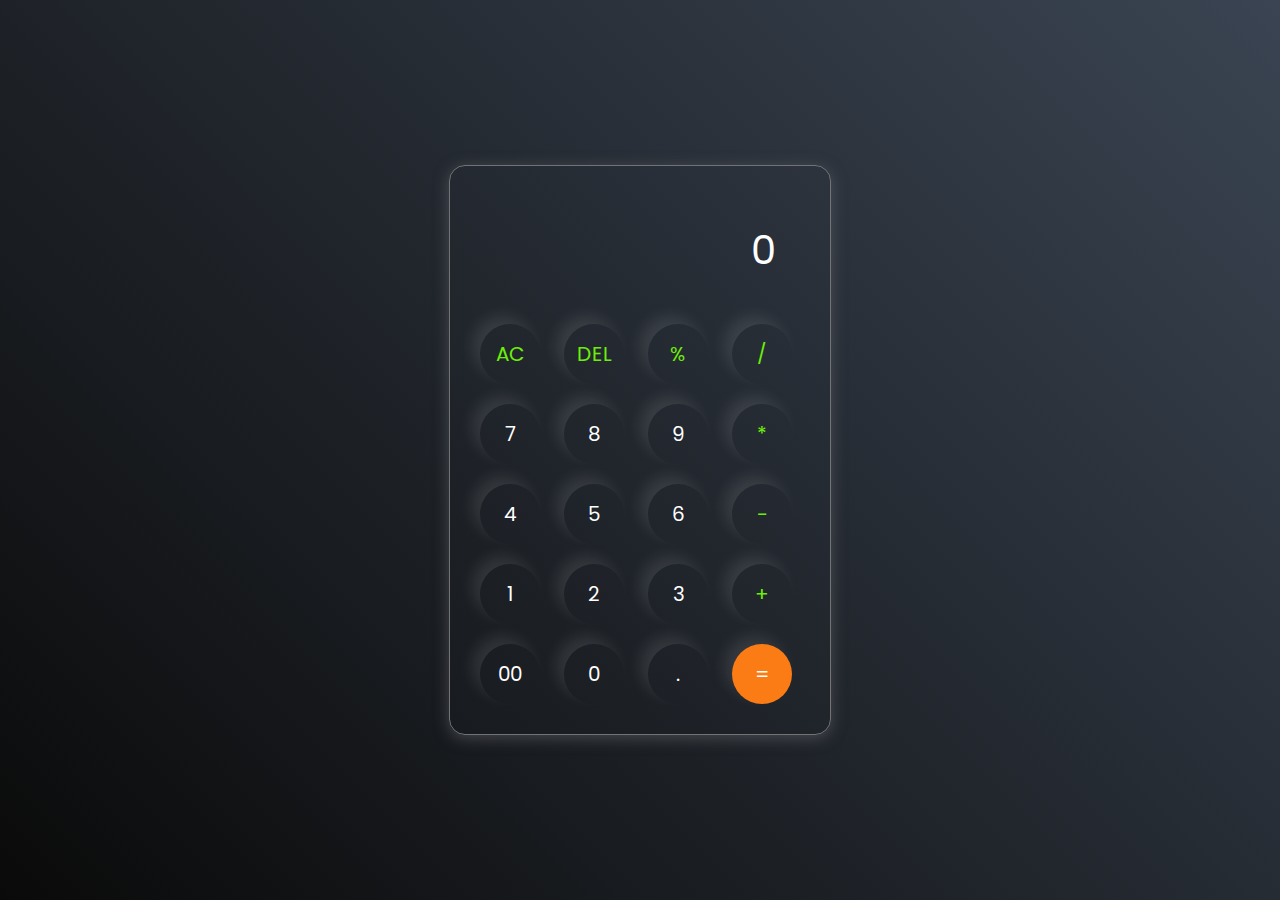
<file: lecture40/index.html>
<!DOCTYPE html>
<html lang="en">
<head>
    <meta charset="UTF-8">
    <meta name="viewport" content="width=device-width, initial-scale=1.0">
    <link rel="stylesheet" href="style.css">
    <title>Calculator</title>
</head>
<body>
    <div class="Calculator">
        <input type="text" placeholder="0" id="inputBox">
       <div> 
        <button class="operator">AC</button>
        <button class="operator">DEL</button>
        <button class="operator">%</button>
        <button class="operator">/</button>
    </div>
    <div> 
        <button>7</button>
        <button>8</button>
        <button>9</button>
        <button class="operator">*</button>
    </div>
    <div> 
        <button>4</button>
        <button>5</button>
        <button>6</button>
        <button class="operator">-</button>
    </div>
    <div> 
        <button>1</button>
        <button>2</button>
        <button>3</button>
        <button class="operator">+</button>
    </div>
    <div> 
        <button>00</button>
        <button>0</button>
        <button>.</button>
        <button class="equalbtn">=</button>
    </div>
    </div>
    <script src="index.js"></script>
</body>
</html>
</file>
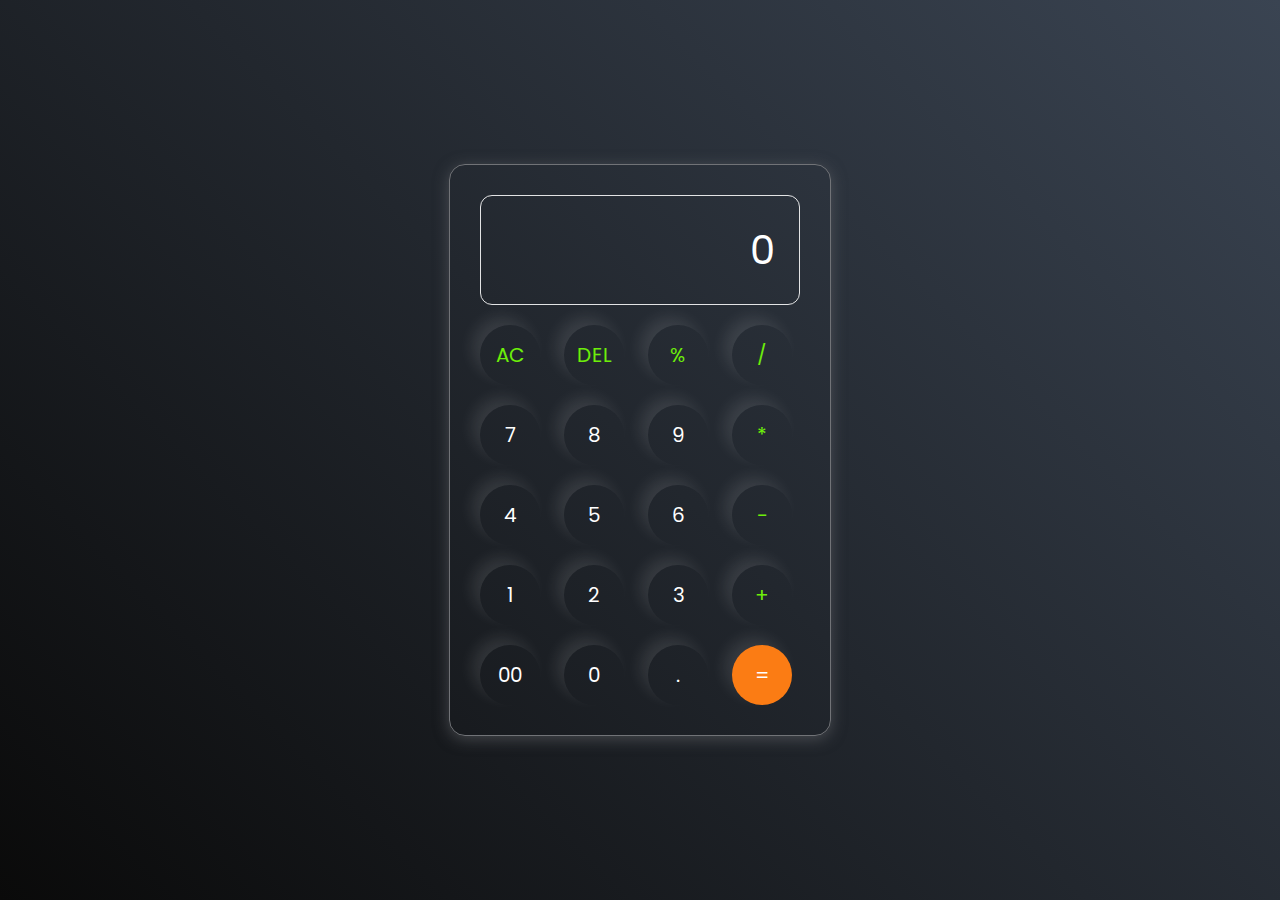
<file: project 1/index.html>
<!DOCTYPE html>
<html lang="en">
<head>
    <meta charset="UTF-8">
    <meta name="viewport" content="width=device-width, initial-scale=1.0">
    <link rel="stylesheet" href="style.css">
    <title>Calculator</title>
</head>
<body>
    <div class="Calculator">
        <input type="text" placeholder="0" id="inputBox"> <div> 
        <button class="operator">AC</button>
        <button class="operator">DEL</button>
        <button class="operator">%</button>
        <button class="operator">/</button>
        
    </div>
    <div> 
        <button>7</button>
        <button>8</button>
        <button>9</button>
        <button class="operator">*</button>
    </div>
    <div> 
        <button>4</button>
        <button>5</button>
        <button>6</button>
        <button class="operator">-</button>
    </div>
    <div> 
        <button>1</button>
        <button>2</button>
        <button>3</button>
        <button class="operator">+</button>
    </div>
    <div> 
        <button>00</button>
        <button>0</button>
        <button>.</button>
        <button class="equalbtn">=</button>
    </div>
    </div>
    <script src="index.js"></script>
</body>
</html>
</file>
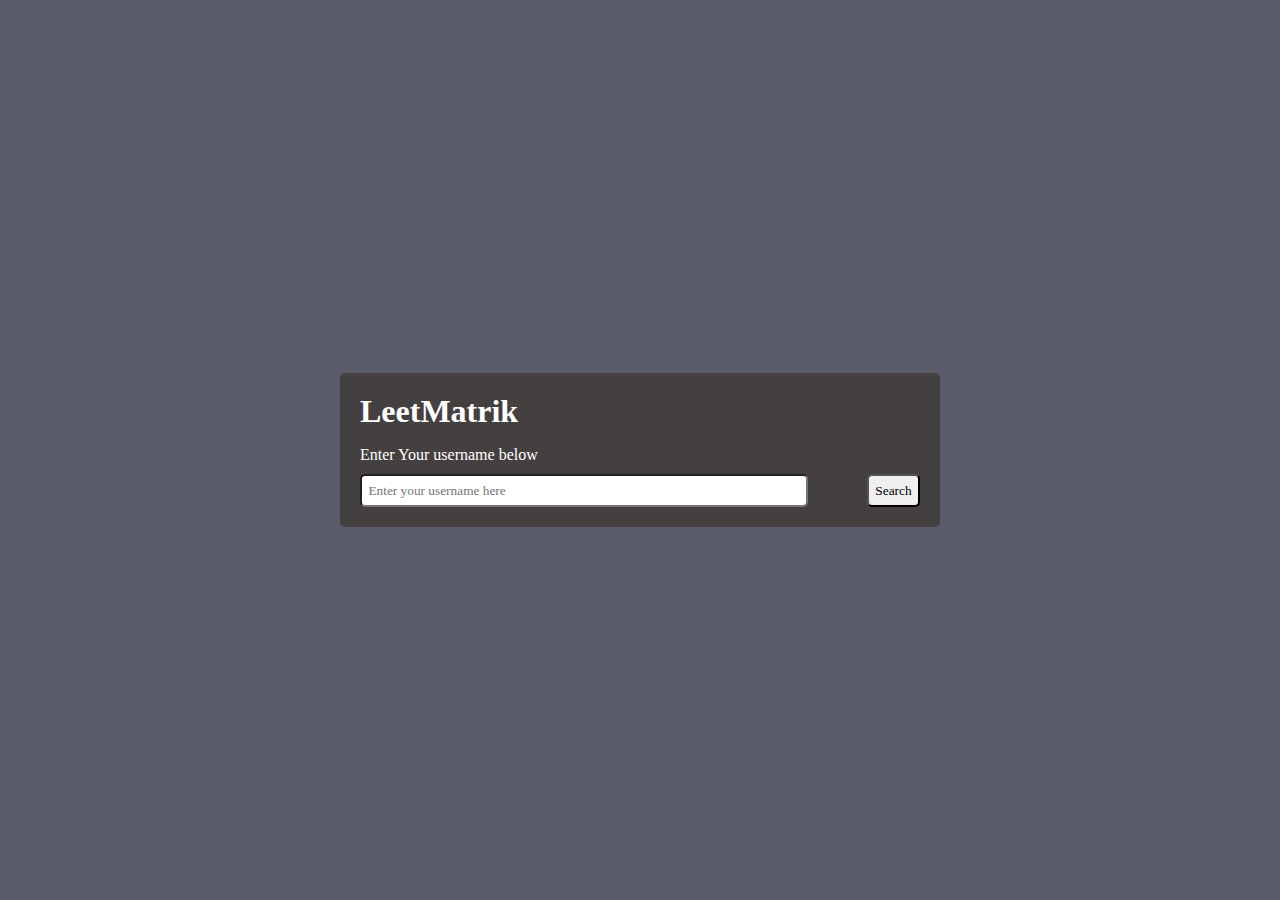
<file: project 5/index.html>
<!DOCTYPE html>
<html lang="en">
<head>
    <meta charset="UTF-8">
    <meta name="viewport" content="width=device-width, initial-scale=1.0">
    <title>LeetMatrik</title>
    <link rel="stylesheet" href="index.css">
</head>
<body>
    <div class="container">
        <h1>LeetMatrik</h1>

        <div class="user-container">
            <p>Enter Your username below</p>
            <div class="user-input-container">
                <input type="text" placeholder="Enter your username here" id="user-input">
                <button id="search-btn">Search</button>
            </div>
        </div>

        <div class="stats-container hidden">
            <div class="progress">
                <div class="progress-item">
                    <div class="easy-progress circle">
                        <span id="easy-label"></span>
                        <p>Easy</p>
                    </div>
                </div>

                <div class="progress-item">
                    <div class="medium-progress circle">
                        <span id="medium-label"></span>
                        <p>Medium</p>
                    </div>
                </div>

                <div class="progress-item">
                    <div class="hard-progress circle">
                        <span id="hard-label"></span>
                        <p>Hard</p>
                    </div>
                </div>
            </div>

            <div class="stats-cards">
                
            </div>
        </div>
    </div>
    <script src="index.js"></script>
</body>
</html>
</file>
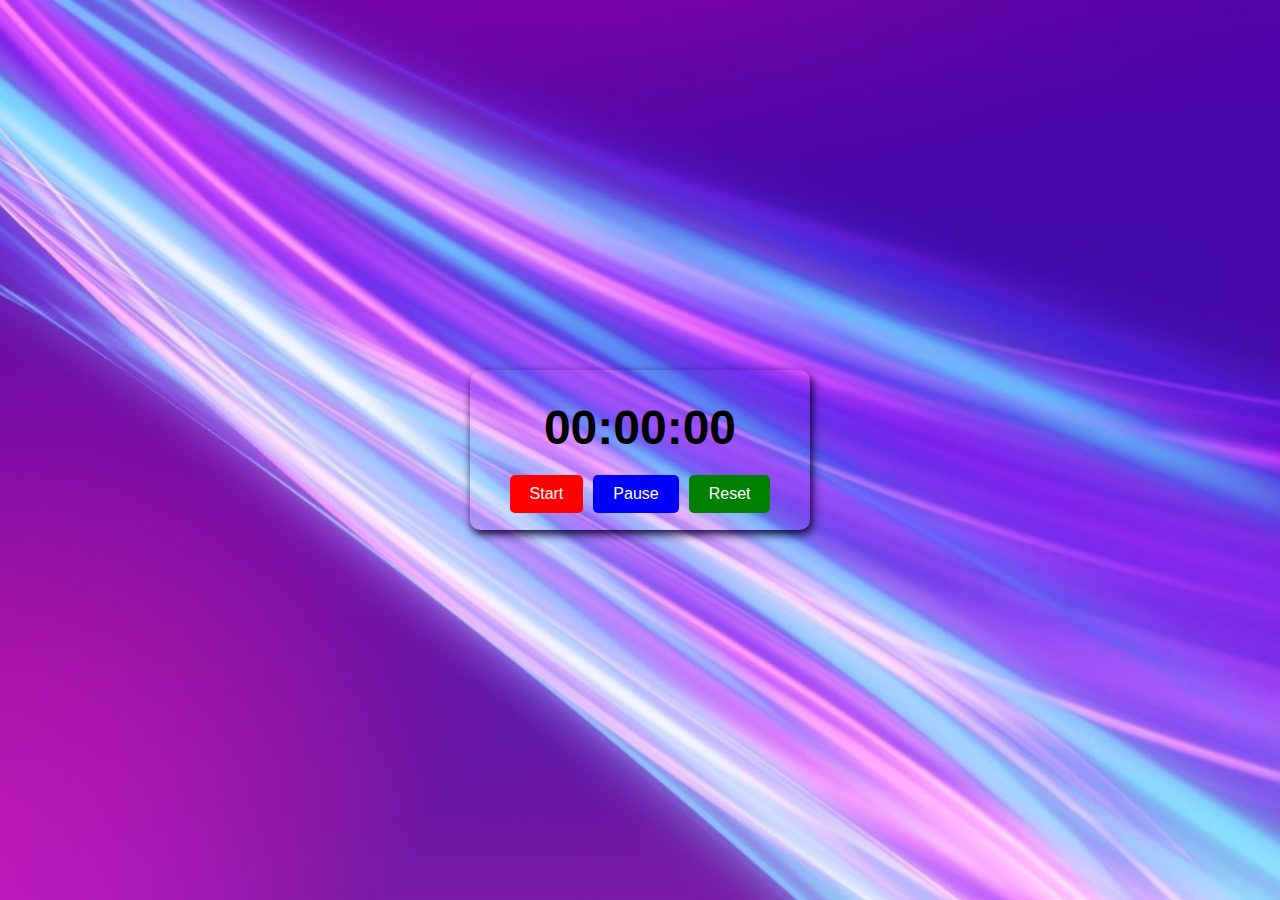
<file: project 7/index.html>
<!DOCTYPE html>
<html lang="en">
<head>
    <meta charset="UTF-8">
    <meta name="viewport" content="width=device-width, initial-scale=1.0">
    <title>Timer</title>
    <link rel="stylesheet" href="index.css">
</head>
<body>
    <div class="timer-container">
        <h1 id="timer-display">00:00:00</h1>
        <div class="buttons">
            <button id="start-btn">Start</button>
            <button id="pause-btn">Pause</button>
            <button id="reset-btn">Reset</button>
        </div>
    </div>
    <script src="index.js"></script>
</body>
</html>
</file>
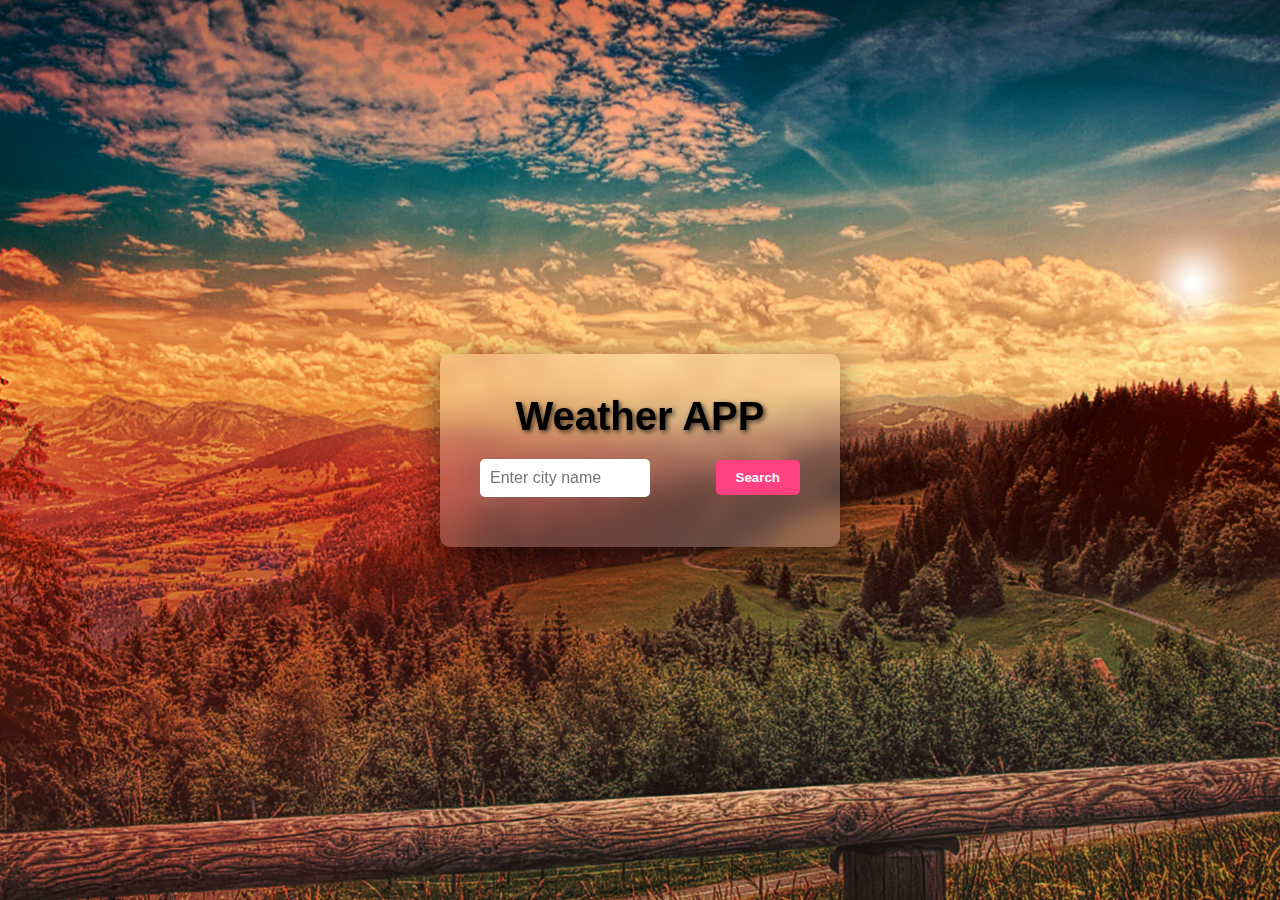
<file: project 8/index.html>
<!DOCTYPE html>
<html lang="en">
<head>
    <meta charset="UTF-8">
    <meta name="viewport" content="width=device-width, initial-scale=1.0">
    <link rel="stylesheet" href="index.css">
    <title>MOSAM VIBHAG</title>
</head>
<body>
<div class="container">
    <h1>Weather APP</h1>
    <div class="search-box">
        <input id="Cityinput" type="text" placeholder="Enter city name">
        <button id="search-btn">Search</button>
        <div id="loader" style="display: none;">Loading...</div>

    </div>
    <p id="error-message"></p> 
    <div class="weather-info">
        <div class="weather-card">
            <h2 id="city-name"></h2>
            <p id="temperature"></p>
            <p id="description"></p>
            <div class="weather-icon"></div>
        </div> 
    </div>
</div>
<script src="index.js"></script>
</body>
</html>
</file>
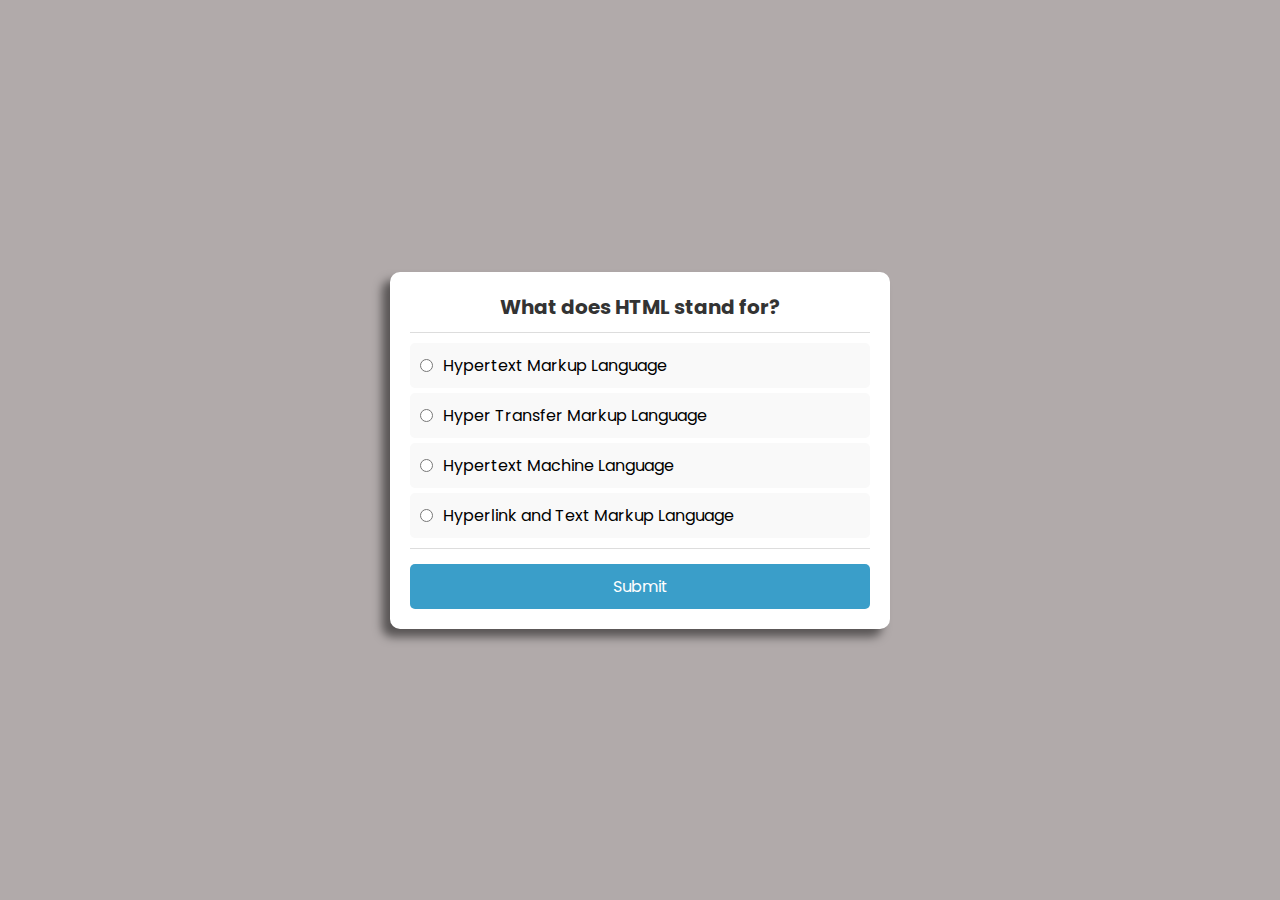
<file: project 9/index.html>
<!DOCTYPE html>
<html lang="en">
<head>
    <meta charset="UTF-8">
    <meta name="viewport" content="width=device-width, initial-scale=1.0">
    <link rel="stylesheet" href="index.css">
    <title>QUIZ</title>
    
</head>
<body>
   <div class="quiz-section">
        <div class="quiz">
            <h2 class="question" id="question">Quiz Question</h2>
            <hr/>
            <ul>
                <li>
                    <input type="radio" name="answer" class="answer" id="a">
                    <label for="a" id="option_1">Quiz option</label>
                </li>
                <li>
                    <input type="radio" name="answer" class="answer" id="b">
                    <label for="b" id="option_2">Quiz option</label>
                </li>
                <li>
                    <input type="radio" name="answer" class="answer" id="c">
                    <label for="c" id="option_3">Quiz option</label>
                </li>
                <li>
                    <input type="radio" name="answer" class="answer" id="d">
                    <label for="d" id="option_4">Quiz option</label>
                </li>
            </ul>
            <hr>
            <div class="btn">
                <button type="submit" id="submit">Submit</button>
            </div>
        </div>
   </div> 
   <script src="index.js"></script>
</body>
</html>
</file>
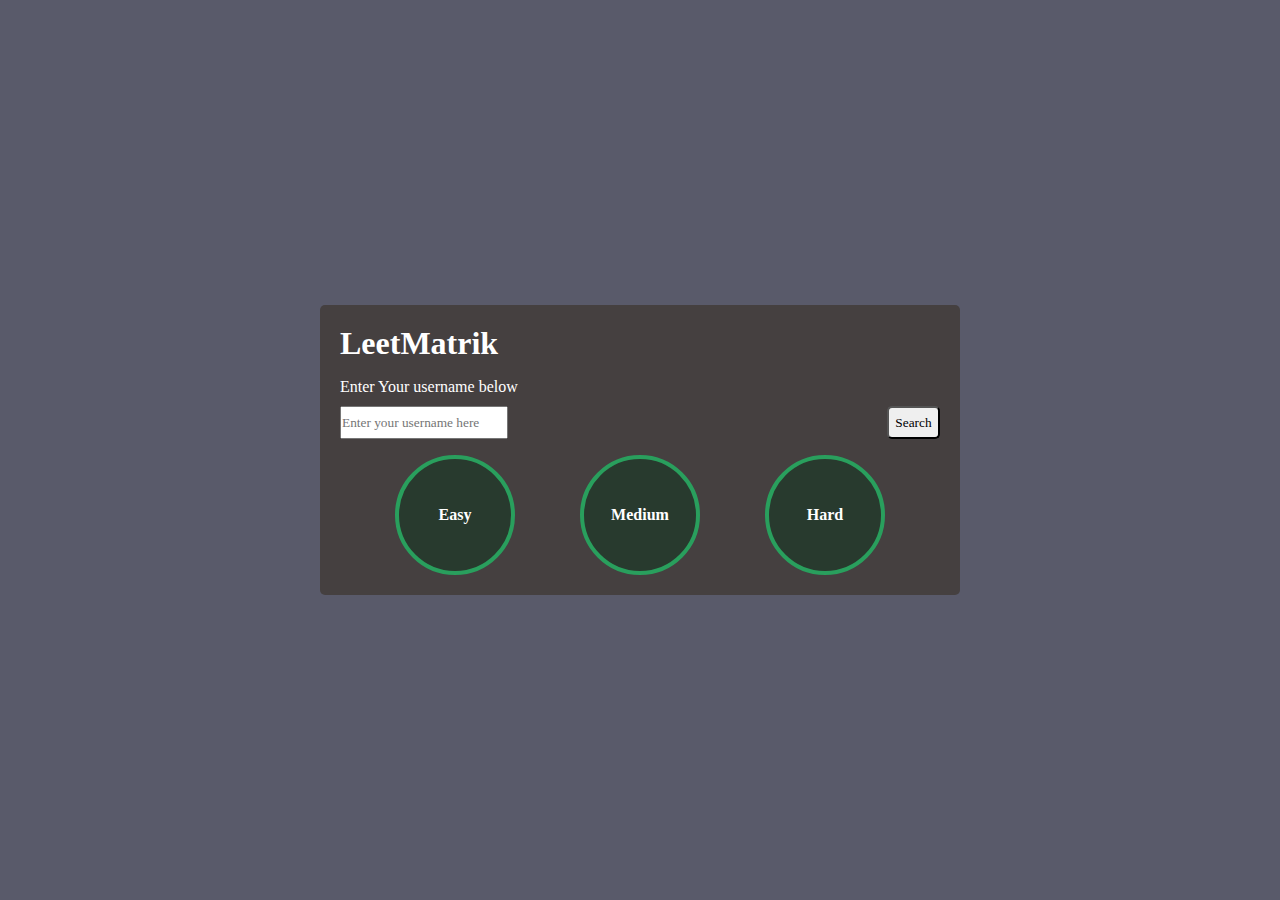
<file: project3/index.html>
<!DOCTYPE html>
<html lang="en">
<head>
    <meta charset="UTF-8">
    <meta name="viewport" content="width=device-width, initial-scale=1.0">
    <title>Document</title>
    <link rel="stylesheet" href="style.css">
</head>
<body>
    <div class="container">
<h1>LeetMatrik</h1>

<div class="user-container">
<p>Enter Your username below</p>
<div class="user-input-container">
    <input type="text" placeholder="Enter your username here" class="user-input">
    <button id="search-btn">Search</button>
</div>
</div>

<div class="stats-container">
<div class="progress">

    <div class="progress-item ">
        <div class="easy-progress circle">
            <span id="easy-label"></span>
            <p>Easy</p>
        </div>
    </div>

    <div class="progress-item">
        <div class="Medium-progress circle">
            <span id="Medium-label"></span>
            <p>Medium</p>
        </div>
    </div>

    <div class="progress-item">
        <div class="Hard-progress circle">
            <span id="Hard-label"></span>
            <p>Hard</p>
        </div>
    </div>
</div>
<div class="stats-card">
    
</div>
</div>

    </div>
    <script src="index.js"></script>
</body>
</html>
</file>
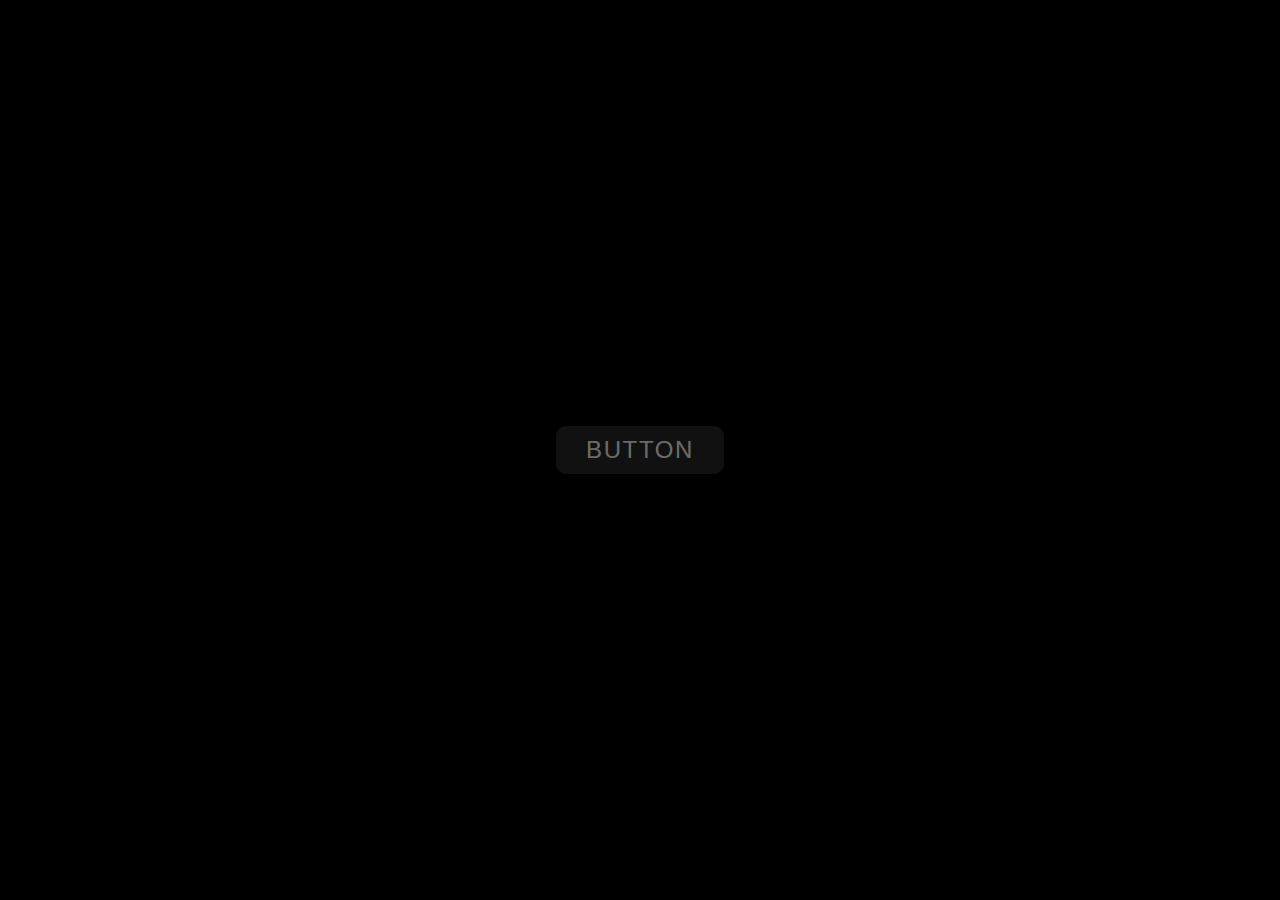
<file: project4/index.html>
<!DOCTYPE html>
<html lang="en">
<head>
    <meta charset="UTF-8">
    <meta name="viewport" content="width=device-width, initial-scale=1.0">
    <title>Document</title>
    <link rel="stylesheet" href="index.css">
</head>
<body>
    <a href="#">Button</a>
</body>
</html>
</file>
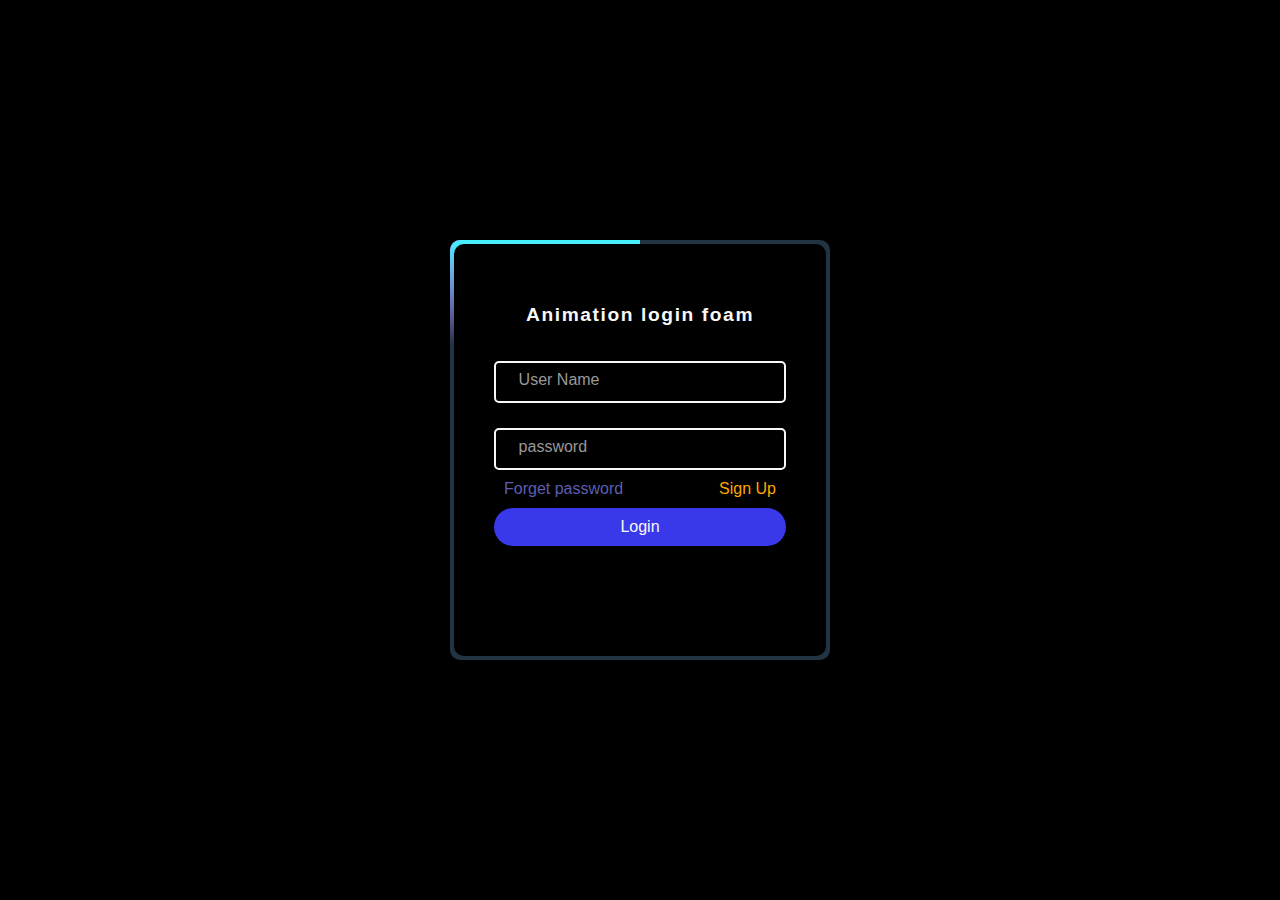
<file: project 1/project10/index.html>
<!DOCTYPE html>
<html lang="en">
<head>
    <meta charset="UTF-8">
    <meta name="viewport" content="width=device-width, initial-scale=1.0">
    <link rel="stylesheet" href="index.css">
    <title>Document</title>
</head>
<body>

    <div class="container">
<form action="#">
<h2>Animation login foam</h2>
<div class="input-box">
    <input type="text" required>
    <span>User Name</span>
</div>
<div class="input-box">
    <input type="password" required>
    <span>password</span>
</div>
<div class="links">
    <a href="#">Forget password</a>
    <a href="#">Sign Up</a>
</div>
<input type="submit" value="Login">
</form>

    </div>
</body>
</html>
</file>
<file: lecture40/style.css>
@import url('https://fonts.googleapis.com/css2?family=Poppins:wght@500&display=swap');
*{
    margin: 0;
    padding: 0;
    box-sizing: border-box;
    font-family: 'poppins', sans-serif;
}

body{
   height: 100vh; 
   width: 100%;
   display: flex;
   justify-content: center;
   align-items: center;
   background:linear-gradient(45deg,#0a0a0a, #3a4452);
}
.Calculator{
    border: 1px solid #717377;
    padding: 20px;
    border-radius: 16px;
    background: transparent;
    box-shadow:0px 3px 15px rgba(113,115 ,119,0.5) ;
}

input{
    width:320px;
    border: none;
    padding: 24px;
    margin: 10px;
    background:transparent;
    box-shadow:0px 3px 15px rgbs(84,84,84,0.1);
    font-size: 40px;
    text-align:right;
    cursor:pointer;
    color:#ffffff;
}
input::placeholder{
    color: #ffffff;
}
button{
    border: none;
    width: 60px;
    height:60px ;
    margin:10px;
    border-radius: 50%;
    background-color:transparent ;
    color: #ffffff;
font-size: 20px;
box-shadow:-8px -8px 15px rgba(255,255,255,0.1 );
cursor: pointer;
}
.equalbtn{
    background:#fb7c14;
}
.operator{
    color:#6dee0a;
}
</file>
<file: project 1/style.css>
@import url('https://fonts.googleapis.com/css2?family=Poppins:wght@500&display=swap');
*{
    margin: 0;
    padding: 0;
    box-sizing: border-box;
    font-family: 'poppins', sans-serif;
}
body{
   height: 100vh; 
   width: 100%;
   display: flex;
   justify-content: center;
   align-items: center;
   background:linear-gradient(45deg,#0a0a0a, #3a4452);
}
.Calculator{
    border: 1px solid #717377;
    padding: 20px;
    border-radius: 16px;
    background: transparent;
    box-shadow:0px 3px 15px rgba(113,115 ,119,0.5) ;
}

input{
    width:320px;
    border: 1px solid rgba(255, 255, 255, 0.87);
    border-radius:12px;
    padding: 24px;
    margin: 10px;
    background:transparent;
    box-shadow:0px 3px 15px rgbs(84,84,84,0.1);
    font-size: 40px;
    text-align:right;
    cursor:pointer;
    color:#ffffff;
}
input::placeholder{
    color: #ffffff;
}
button{
    border: none;
    width: 60px;
    height:60px ;
    margin:10px;
    border-radius: 50%;
    background-color:transparent ;
    color: #ffffff;
font-size: 20px;
box-shadow:-8px -8px 15px rgba(255,255,255,0.1 );
cursor: pointer;
}
.equalbtn{
    background:#fb7c14;
}
.operator{
    color:#6dee0a;
}
</file>
<file: project 5/index.css>
* {
    margin: 0;
    padding: 0;
    box-sizing: border-box;
    font-family: 'Times New Roman', Times, serif;
}

body {
    background: rgb(89, 90, 106);
    color: white;
    height: 100vh;
    display: flex;
    justify-content: center;
    align-items: center;
}

.container {
    display: flex;
    flex-direction: column;
    gap: 1.0rem;
    background-color: rgb(69, 64, 64);
    padding: 20px;
    border-radius: 5px;
    width: 50%;
    max-width: 600px;
}

h1 {
    font-size: 2rem;
}

.user-container {
    display: flex;
    flex-direction: column;
    gap: 10px;
}

.user-input-container {
    display: flex;
    justify-content: space-between;
}

#user-input {
    width: 80%;
    padding: 0.4rem;
    border-radius: 5px;
}

#search-btn {
    padding: 0.4rem;
    border-radius: 5px;
}

.circle {
    width: 120px;
    height: 120px;
    border-radius: 50%;
    border: 4px solid #299f5d;
    position: relative;
    display: flex;
    align-items: center;
    justify-content: center;
    font-size: 16px;
    color: white;
    font-weight: 700;
    background: conic-gradient(#299f5d var(--progress-degree, 0%), #283a2e 0%);
    flex-direction: column;
}

.circle span {
    position: relative;
    z-index: 2;
}

.progress {
    display: flex;
    flex-direction: row;
    justify-content: space-evenly;
    flex-wrap: wrap;
    gap: 10px;
}

.stats-cards {
    margin-top: 2rem;
    margin-bottom: 2rem;
    display: flex;
    flex-wrap: wrap;
    gap: 10px;
    justify-content: space-evenly;
}

.card {
    background-color: rgb(230, 146, 44);
    width: 40%;
    max-width: 290px;
    padding: 10px;
    border-radius: 10px;
    font-size: 1rem;
    min-height: 4rem;
}

.hidden {
    display: none;
}


.loader {
    border: 4px solid rgba(255, 255, 255, 0.3);  /* this code is not working */
    border-top: 4px solid #fff;
    border-radius: 50%;
    width: 24px;
    height: 24px;
    animation: spin 1s linear infinite;
}


@keyframes spin {
    0% { transform: rotate(0deg); }
    100% { transform: rotate(360deg); }
}
.loader {
    border: 4px solid rgba(255, 255, 255, 0.3);
    border-top: 4px solid #fff;
    border-radius: 50%;
    width: 24px;
    height: 24px;
    display: inline-block;
    vertical-align: middle;
    animation: spin 1s linear infinite;
}
</file>
<file: project 7/index.css>
@import url('https://font.googleapis.com/css2?family=poppins:wght@100;200;300;400;500')
*{
 margin: 0;
    padding: 0;
    box-sizing: sans-serif;
}
body {
    background-image: url(Screenshot\ 2025-03-12\ 131308.png);
    font-family: Arial, sans-serif;
    display: flex;
    justify-content: center;
    align-items: center;
    height: 100vh;
    width: 100vw;
    margin: 0;
    background-color: rgba(0,0,0,0.5);
}
body{
    background: cover;
    background-position:center;
    background-repeat: no-repeat;
    height: 100vh;
    width: 100vw;

}


.timer-container {
    text-align: center;
    background:transparent;
    padding: 20px 40px;
    border-radius:10px;
    box-shadow: 2px 4px 10px rgba(10, -10, 47, 2);
    height: 120px;
    max-width: 350px;
}

#timer-display {
    font-size: 3rem;
    margin-bottom: 20px;
    color:black;
    margin-top: 10px;
    background:transparent;
}

.buttons {
    display: flex;
    gap: 10px;
}

button {
    padding: 10px 20px;
    font-size: 1rem;
    border: none;
    border-radius: 5px;
    cursor: pointer;
    background: #007bff;
    color:white;
    transition: background 0.3s;
}

button:hover {
    background:pink;
    transform:scale(-2,3,2);
    transition: transform 
    1m;
    background:green;
}

button:active {
    background: #003f8a;
}
#start-btn{
 background: red;
}
#pause-btn{
    background:blue;
}
#reset-btn{
background:green;
}
</file>
<file: project 8/index.css>
* {
    margin: 0;
    padding: 0;
    box-sizing: border-box;
}

body {
    background-image: url("pexels-katja-79053-592077.jpg");
    background-size: cover;
    background-position: center;
    height: 100vh;
    width: 100vw;
    display: flex;
    align-items: center;
    justify-content: center;
    font-family: 'Arial', sans-serif; /* Ensures consistent typography */
   
}

.container {
    display: flex;
    align-items: center;
    justify-content: center;
    flex-direction: column;
    width: 400px;
    background: rgba(255, 255, 255, 0.2);
    padding: 40px;
    border-radius: 10px;
    box-shadow: 0px 8px 30px rgba(0, 0, 0, 0.5);
    backdrop-filter: blur(10px);
}

.container h1 {
    font-size: 2.5rem;
    margin-bottom: 20px;
    text-shadow: 2px 2px 5px rgba(0, 0, 0, 0.7);
}

.container .search-box {
    display: flex;
    align-items: center;
    justify-content: space-between;
    gap: 10px;
    width: 100%;
}

.container .search-box input[type="text"] {
    padding: 10px;
    border-radius: 5px;
    border: none;
    width: calc(100% - 150px); /* Adjust input width to fit alongside button */
    font-size: 1rem;
}

.container .search-box input[type="text"]:focus {
    outline: 2px solid #ff4081;
    outline-offset: 2px;
}

.container .search-box button {
    padding: 10px 20px;
    font-weight: 600;
    background: #ff4081;
    border: none;
    border-radius: 5px;
    color: white;
    cursor: pointer;
    transition: background 0.3s ease;
}

.container .search-box button:hover {
    background: #ff3366;
}

.container .search-box button:focus {
    outline: 2px solid #ff4081;
    outline-offset: 2px;
}

.weather-info {
    display: none;
    width: 100%;
}

.weather-card {
    display: flex;
    margin-top: 30px;
    align-items: center;
    flex-direction: column;
}

#description {
    text-align: center;
    margin-top: 10px;
    font-size: 1.2rem;
}

#temperature {
    font-size: 2rem;
    margin: 10px 0;
    font-weight: bold;
}

#city-name {
    font-size: 1.5rem;
    font-weight: 700;
}

#error-message {
    color: red;
    font-weight: 700;
    margin-top: 10px;
    text-align: center;
}

.weather-icon {
    margin-top: 15px;
    width: 100px;
    height: 100px;
    background-size: cover;
    background-position: center;
    image-rendering: -webkit-optimize-contrast; /* Better scaling on high-density displays */
}


@media (max-width: 500px) {
    .container {
        width: 90%; 
        padding: 20px;
    }
    .container h1 {
        font-size: 2rem;
    }
    .container .search-box input[type="text"] {
        width: calc(100% - 120px);
    }
}
</file>
<file: project 9/index.css>
@import url('https://fonts.googleapis.com/css2?family=Poppins:wght@300;400;600&display=swap');
* {
    margin: 0;
    padding: 0;
    box-sizing: border-box;
    font-family: 'Poppins', sans-serif;
}

body {
    background: rgb(177, 170, 170);
    display: flex;
    justify-content: center;
    align-items: center;
    height: 100vh;
    padding: 20px;
}

/* Quiz Container */
.quiz-section {
    background: #ffffff;
    width: 90%;
    max-width: 500px;
    padding: 20px;
    border-radius: 10px;
    box-shadow: -8px 8px 10px rgba(0, 0, 0, 0.5);
    text-align: center;
}

.quiz h2 {
    font-size: 20px;
    margin-bottom: 10px;
    color: #333;
}

hr {
    margin: 10px 0;
    border: none;
    border-top: 1px solid #ddd;
}

/* Quiz Options */
ul {
    list-style: none;
    padding: 0;
}

li {
    display: flex;
    align-items: center;
    background: #f9f9f9;
    padding: 10px;
    margin: 5px 0;
    border-radius: 5px;
    transition: 0.3s ease-in-out;
}

li:hover {
    background: #e0e0e0;
}

input[type="radio"] {
    margin-right: 10px;
}

/* Submit Button */
.btn {
    margin-top: 15px;
}

button {
    background: #3a9ec9;
    color: rgb(255, 255, 255);
    border: none;
    padding: 10px 20px;
    font-size: 16px;
    cursor: pointer;
    border-radius: 5px;
    transition: 0.3s;
    width: 100%;
}

button:hover {
    background: #45a049;
}

/* Responsive Design */
@media (max-width: 600px) {
    .quiz-section {
        width: 100%;
        padding: 15px;
    }

    .quiz h2 {
        font-size: 18px;
    }

    button {
        font-size: 14px;
        padding: 8px 15px;
    }
}
</file>
<file: project3/style.css>
*{
    margin: 0;
    padding:0;
    box-sizing: border-box;
    font-family: 'Times New Roman', Times, serif;
}
body{
    background: rgb(89,90,106);
    color:white;
    height: 100vh;
    display: flex;
   justify-content: center;
   align-items:center;

}
.container{
  display: flex; 
  flex-direction:column ; 
  gap: 1.0rem;
  background-color:rgb(69,64,64);
  padding: 20px;
  border-radius: 5px;
  width: 50%;
  max-width: width 600px;
}
h1{
    font-size: 2rem;
}
.user-container{
    display: flex;
    flex-direction: column;
    gap:10px;
    justify-content: start;
}
.user-input-container{
    display: flex;
    justify-content: space-between;

}
#user-input{
    width:80px;
    padding: 0.4rem;
    border-radius: 5px;
}
#search-btn{
   padding:0.4rem; 
   border-radius: 5px;
  
}
.circle{
    width: 120px;
    height: 120px;
    border-radius: 50%;
    border: 4px solid #299f5d;
    position: relative;
    display: flex;
    align-items: center;
    justify-content:center;
    font-size: 16px;
    color:white;
    font-weight: 700;
    background: conic-gradient(#299f5d var(--progress-degree,0%), #283a2e 0%);
flex-direction: column;

}

.circle span{
    position: relative;
    z-index: 2;
}
.progress{
    display: flex;
    flex-direction: row;
    justify-content: space-evenly;
    flex-wrap: wrap;
    gap:10px;
}
.stats-cards{
    margin-top:2rem ;
    margin-bottom: 2rem;
    display:flex;
    flex-wrap:wrap ;
    gap:10px;
    justify-content: space-evenly;
}
.card{
    background-color:rgb(230,146,44);
    width: 40%;
    max-width: 290px;
    padding: 10px;
    border-radius: 10px;
    font-size:1rem;
    min-height:4rem ;
}
.h4{
    font-size: 1rem;
}
</file>
<file: project4/index.css>
*{
    margin: 0;
    padding: 0;
    box-sizing: border-box;
    font-family:Arial;
}
body{
    display:flex;
    justify-content: center;
    align-items:center;
    min-height: 100vh;
    background: #000;

}
a{
    display: inline-block;
    font-size:24px ;
    letter-spacing: 1.6px;
    color: rgba(255,255,255,.4);
    background: #111;
    padding: 10px 30px;
    text-decoration: none;
    text-transform: uppercase;
    border-radius: 10px;
    transform: .85;
}
a:hover{
    color: #00eeff;
    text-shadow: 0 0 5px #00eeff;
    box-shadow: 
    0 0 10px #00eeff,
    0 0 20px #00eeff,
    0 0 40px #00eeff,
    0 0 80px #00eeff,
    0 0 160px #00eeff;
    letter-spacing:4px;
}
</file>
<file: project 1/project10/index.css>
*{
    margin: 0;
    padding: 0;
    box-sizing: border-box;
    font-family:' Poppins',sans-serif;
}
body{
    height: 100vh;
    display: flex;
    justify-content: center;
align-items: center;
background-color:#000;
color: #f8f8f8;
}
.container{
    height: 420px;
    width: 380px;
    position:relative;
    background-color: #234;
    border-radius: 10px;
    overflow:hidden;
}
.container::before {
    content: '';
    position: absolute;
    top: -50%;
    left: -50%;
    height: 420px;
    width: 380px;
    background: linear-gradient(0deg, transparent, transparent, #ff00d4, #ff00d4, #ff00d4);
    transform-origin: bottom right;
    z-index: 1;
    animation: animate 6s linear infinite; 
}

.container::after {
    content: '';
    position: absolute;
    top: -50%;
    left: -50%;
    height: 420px;
    width: 380px;
    background: linear-gradient(0deg, transparent, transparent, #43f3ff, #43f3ff, #43f3ff);
    transform-origin: bottom right;
    z-index: 1;
    animation: animate 6s linear infinite; 
    animation-delay: -3s;
}

@keyframes animate {
    0% {
        transform: rotate(0deg);
    }
    100% {
        transform: rotate(360deg);
    }
}

.container form{
    position: absolute;
    inset:4px;
    background-color: #000;
    border-radius: 10px;
    padding: 50px 40px;
    display: flex;
    flex-direction: column;
    z-index: 2;
}
.container form h2{
    color: #f8f8f8;
    font-weight: bold;
    text-align: center;
    font-size: 1.2rem;
    padding: 10px;
    letter-spacing: 0.1rem;
}
.container form .input-box{
    position: relative;
margin-top: 25px;
}
.container form .input-box input{
    position: relative;
    width: 100%;
    padding: 10px;
    background-color: transparent;
    outline: none;
    border: 2px solid #f8f8f8;
    border-radius: 5px;
    color: #f8f8f8;
    font-size:1rem;
    transition: 0.5s ease ;
    z-index: 9;
}
.container form .input-box span{
position: absolute;
color: #999;
left: 5%;
padding: 10px;
transition: 0.5s ease;
}
.container form .input-box input:valid-span,
.container form .input-box input:valid-span{
color:orange;
transform:translateY(-30px);
z-index: 9;
}
.container form .links{
    display: flex;
    justify-content: space-between;
}
.container form .links a {
    text-decoration:none ;
    padding: 10px;
    color: rgb(94,94,178);
    transition: all 0.3 ease-in-out;
}
.container form .links a:hover,
.container form .links a:nth-child(2){
    color: orange;
}
.container form input[type="submit"]{
    padding: 10px 25px;
 border: none;
 outline: none;
 cursor: pointer;
 color: #f8f8f8;
 background: rgb(57,57,234);
 font-size: 16px;
 width: 100%;
 border-radius: 25px;
 transition: 0.3s ease-in-out;
}
.container form input[type="submit"]:hover{
    background:#223;
}
</file>
